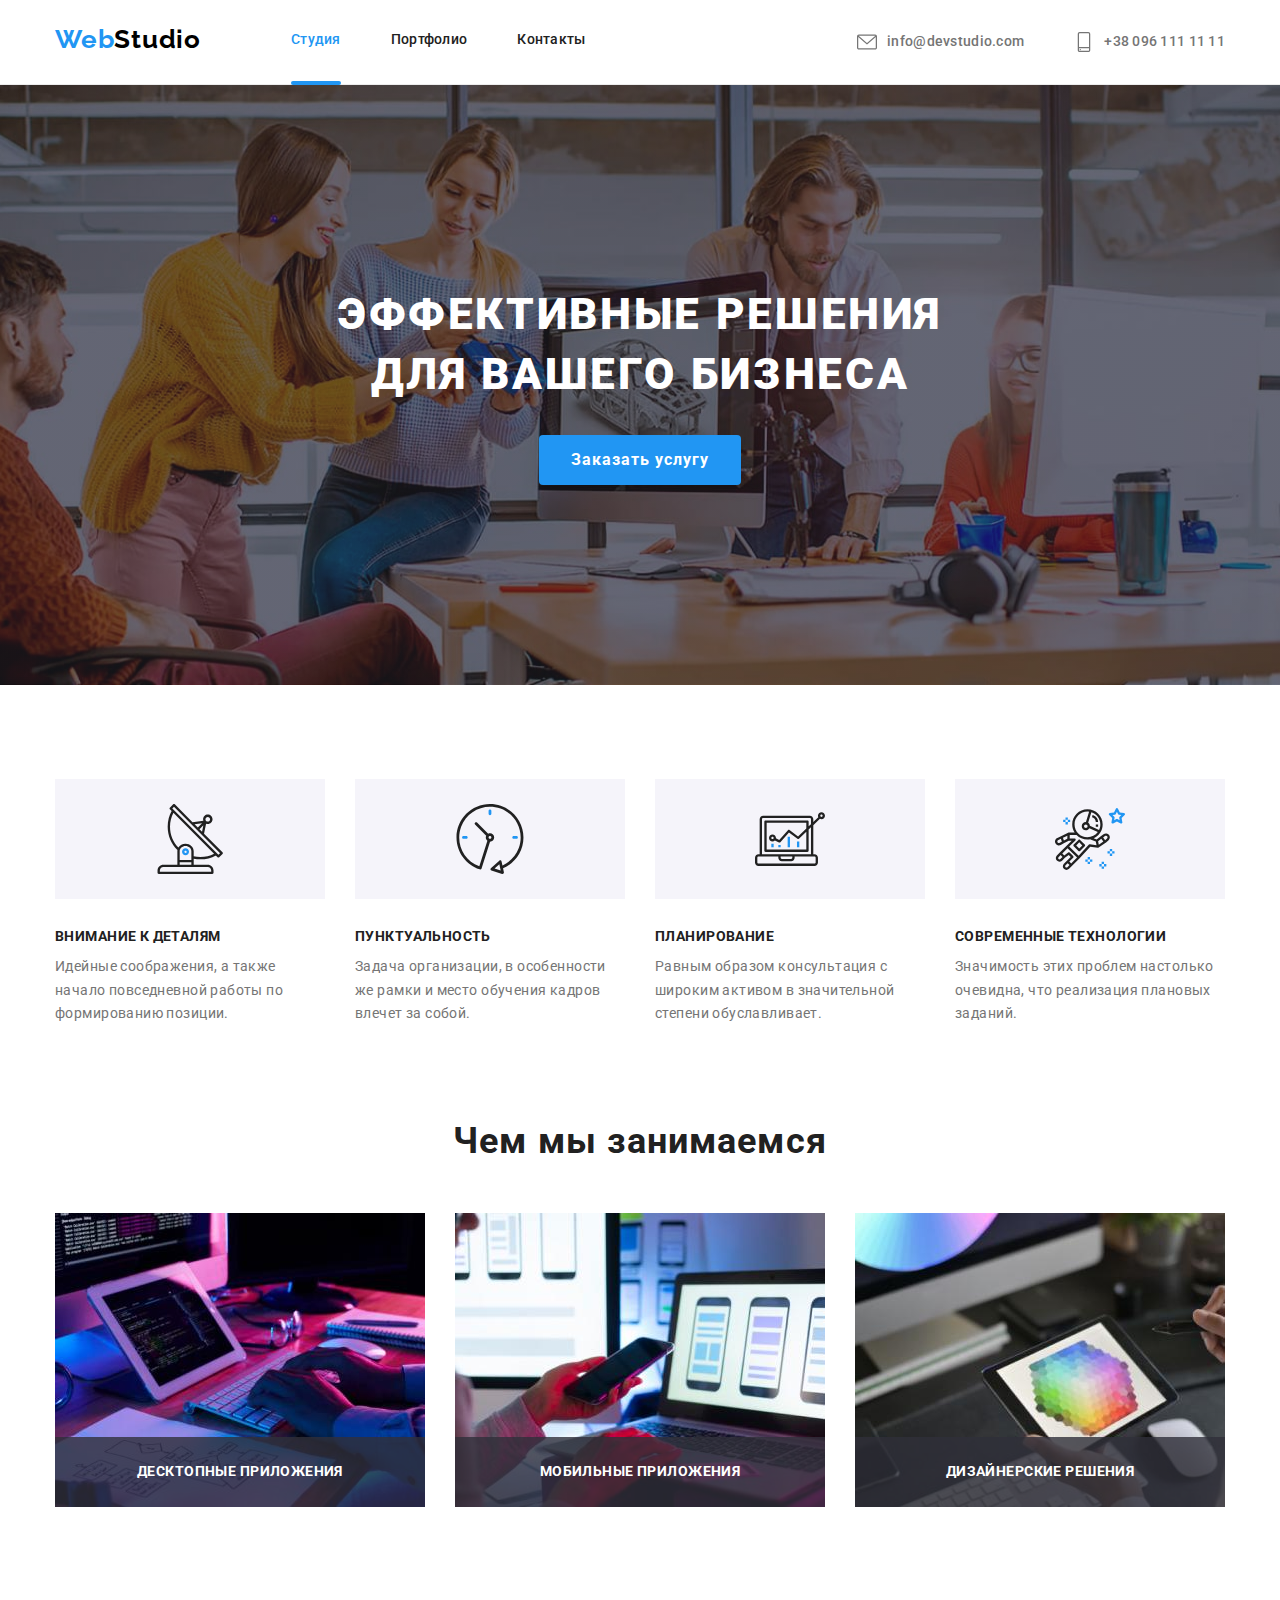
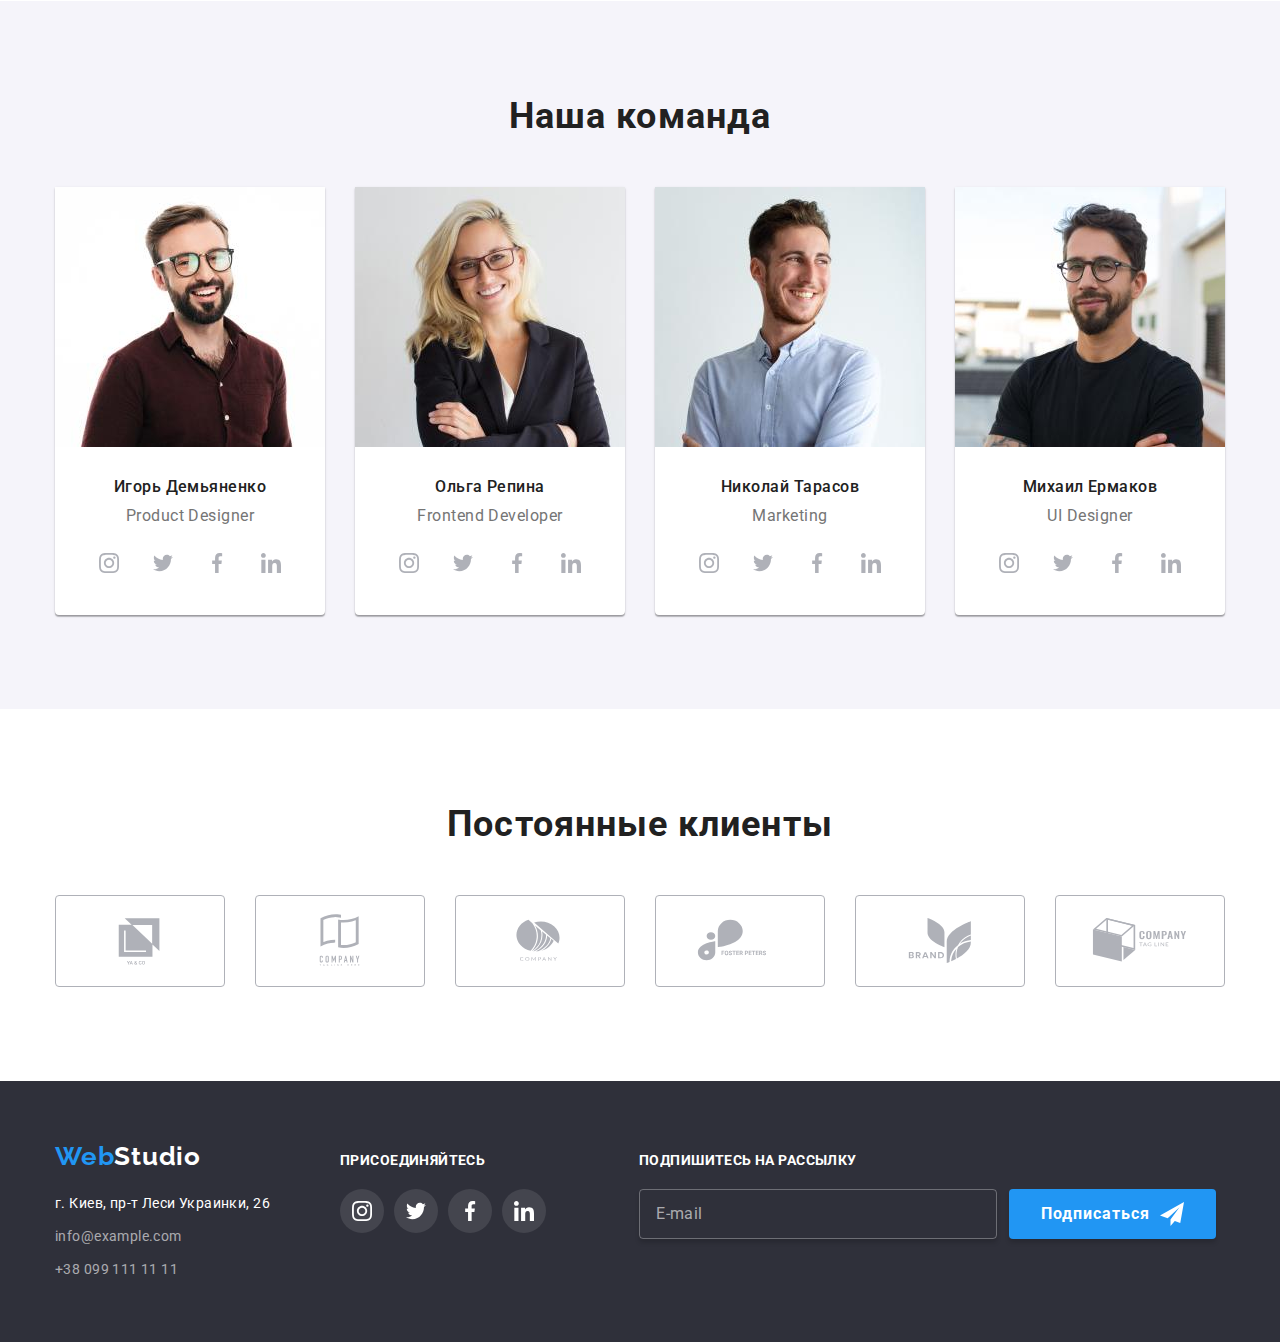
<file: index.html>
<!DOCTYPE html>
<html lang="ru">

<head>
    <meta charset="UTF-8">
    <meta http-equiv="X-UA-Compatible" content="IE=edge">
    <meta name="viewport" content="width=device-width, initial-scale=1.0">
    <title>Студия</title>
    <link rel="preconnect" href="https://fonts.googleapis.com">
    <link rel="preconnect" href="https://fonts.gstatic.com" crossorigin>
    <link
        href="https://fonts.googleapis.com/css2?family=Raleway:wght@700&family=Roboto:wght@400;500;700;900&display=swap"
        rel="stylesheet">
    <link rel="stylesheet"
        href="https://cdnjs.cloudflare.com/ajax/libs/modern-normalize/1.1.0/modern-normalize.min.css">
    <link rel="stylesheet" href="./css/styles.css">
</head>

<body>

    <!-- Header -->
    <header class="header">
        <div class="container header-container">
            <nav class="header-navigation">
                <a class="header-logo link" href="index.html" lang="en">Web<span class="header-logo-second-part">Studio</span></a>
                <ul class="list header-list">
                    <li class="header-item"><a class="link header-link current" href="index.html">Студия</a></li>
                    <li class="header-item"><a class="link header-link" href="portfolio.html">Портфолио</a></li>
                    <li class="header-item"><a class="link header-link" href="">Контакты</a></li>
                </ul>
            </nav>
            <div class="header-contact">
                <ul class="list header-contacts-list">
                    <li><a class="link header-mail" href="mailto:info@devstudio.com"><svg class="header-mail-icon" width="20" height="20">
                        <use href="./images/icons-sprite.svg#icon-envelope"></use>
                    </svg>info@devstudio.com</a></li>
                    <li><a class="link header-tel" href="tel:+380961111111"><svg class="header-tel-icon" width="20" height="20">
                        <use href="./images/icons-sprite.svg#icon-smartphone"></use>
                    </svg>+38 096 111 11 11</a></li>
                </ul>
            </div>
        </div>
    </header>

    <!-- Main content section -->
    <main>

        <!-- Hero section -->
        <section class="hero">
            <div class="container hero-container">
                <h1 class="hero-title">Эффективные решения для вашего бизнеса</h1>
                <button class="hero-btn" type="button" data-modal-open>Заказать услугу</button>
            </div>
        </section>

        <!-- About section -->
        <section class="section">
            <div class="container about-container">
            <ul class="list about-list">
                <li class="about-item">
                    <div class="about-item-icon">
                    <svg width="70" height="70">
                        <use href="./images/icons-sprite.svg#icon-satellite"></use>
                    </svg>
                    </div>
                    <h3 class="about-item-title">Внимание к деталям</h3>
                    <p class="about-item-text">Идейные соображения, а также начало повседневной работы по формированию позиции.</p>
                </li>
                <li class="about-item">
                    <div class="about-item-icon">
                        <svg width="70" height="70">
                            <use href="./images/icons-sprite.svg#icon-clock"></use>
                        </svg>
                    </div>
                    <h3 class="about-item-title">Пунктуальность</h3>
                    <p class="about-item-text">Задача организации, в особенности же рамки и место обучения кадров влечет за собой.</p>
                </li>
                <li class="about-item">
                    <div class="about-item-icon">
                        <svg width="70" height="70">
                            <use href="./images/icons-sprite.svg#icon-diagram"></use>
                        </svg>
                    </div>
                    <h3 class="about-item-title">Планирование</h3>
                    <p class="about-item-text">Равным образом консультация с широким активом в значительной степени обуславливает.</p>
                </li>
                <li class="about-item">
                    <div class="about-item-icon">
                        <svg width="70" height="70">
                            <use href="./images/icons-sprite.svg#icon-astronaut"></use>
                        </svg>
                    </div>
                    <h3 class="about-item-title">Современные технологии</h3>
                    <p class="about-item-text">Значимость этих проблем настолько очевидна, что реализация плановых заданий.</p>
                </li>
            </ul>
            </div>
            </section>

            <!-- Description section -->

            <section class="section description-section">
            <div class="container description-container">
            <h2 class="description-title">Чем мы занимаемся</h2>

            <ul class="list description-list">
               <li class="description-item"><img class="description-image" src="./images/box-1.jpg" alt="программист пишет код" width="370">
                <p class="description-item-text">Десктопные приложения</p></li>
                <li class="description-item"><img class="description-image" src="./images/box-2.jpg" alt="дизайнер рисует макет" width="370">
                <p class="description-item-text">Мобильные приложения</p></li>
               <li class="description-item"><img class="description-image" src="./images/box-3.jpg" alt="дизайнер выбирает цвет из палитры" width="370">
                <p class="description-item-text">Дизайнерские решения</p></li>
            </ul>
            </div>
</section>

        <!-- Team section -->
        <section class="section team-section">
            <div class="container team-container">
            <h2 class="team-title">Наша команда</h2>
            <ul class="list team-list">
                <li class="team-item">
                    <img class="team-photo" src="./images/employee-1.jpg" alt="фото сотрудника" width="270">
                    <div class="team-item-description"> <h3 class="team-name">Игорь Демьяненко</h3>
                     <p class="team-occupation" lang="en">Product Designer</p> 
                     <ul class="team-social-list list">
                         <li class="team-social-item">
                             <a href="" class="team-social-link">
                                 <svg class="team-social-icon" width="20" height="20">
                                     <use href="./images/icons-sprite.svg#icon-instagram"></use>
                                 </svg>
                             </a>
                         </li>
                        <li class="team-social-item">
                            <a href="" class="team-social-link">
                                <svg class="team-social-icon" width="20" height="20">
                                    <use href="./images/icons-sprite.svg#icon-twitter"></use>
                                </svg>
                            </a>
                        </li>
                        <li class="team-social-item">
                            <a href="" class="team-social-link">
                                <svg class="team-social-icon" width="20" height="20">
                                    <use href="./images/icons-sprite.svg#icon-facebook"></use>
                                </svg>
                            </a>
                        </li>
                        <li class="team-social-item">
                            <a href="" class="team-social-link">
                                <svg class="team-social-icon" width="20" height="20">
                                    <use href="./images/icons-sprite.svg#icon-linkedin"></use>
                                </svg>
                            </a>
                        </li>
                     </ul>
                    </div>
                </li>
                <li class="team-item">
                    <img class="team-photo" src="./images/employee-2.jpg" alt="фото сотрудника" width="270">
                    <div class="team-item-description"><h3 class="team-name">Ольга Репина</h3>
                    <p class="team-occupation" lang="en">Frontend Developer</p>
                    <ul class="team-social-list list">
                        <li class="team-social-item">
                            <a href="" class="team-social-link">
                                <svg class="team-social-icon" width="20" height="20">
                                    <use href="./images/icons-sprite.svg#icon-instagram"></use>
                                </svg>
                            </a>
                        </li>
                        <li class="team-social-item">
                            <a href="" class="team-social-link">
                                <svg class="team-social-icon" width="20" height="20">
                                    <use href="./images/icons-sprite.svg#icon-twitter"></use>
                                </svg>
                            </a>
                        </li>
                        <li class="team-social-item">
                            <a href="" class="team-social-link">
                                <svg class="team-social-icon" width="20" height="20">
                                    <use href="./images/icons-sprite.svg#icon-facebook"></use>
                                </svg>
                            </a>
                        </li>
                        <li class="team-social-item">
                            <a href="" class="team-social-link">
                                <svg class="team-social-icon" width="20" height="20">
                                    <use href="./images/icons-sprite.svg#icon-linkedin"></use>
                                </svg>
                            </a>
                        </li>
                    </ul>
                    </div>
                </li>
                <li class="team-item">
                    <img class="team-photo" src="./images/employee-3.jpg" alt="фото сотрудника" width="270">
                    <div class="team-item-description"><h3 class="team-name">Николай Тарасов</h3>
                    <p class="team-occupation" lang="en">Marketing</p>
                    <ul class="team-social-list list">
                        <li class="team-social-item">
                            <a href="" class="team-social-link">
                                <svg class="team-social-icon" width="20" height="20">
                                    <use href="./images/icons-sprite.svg#icon-instagram"></use>
                                </svg>
                            </a>
                        </li>
                        <li class="team-social-item">
                            <a href="" class="team-social-link">
                                <svg class="team-social-icon" width="20" height="20">
                                    <use href="./images/icons-sprite.svg#icon-twitter"></use>
                                </svg>
                            </a>
                        </li>
                        <li class="team-social-item">
                            <a href="" class="team-social-link">
                                <svg class="team-social-icon" width="20" height="20">
                                    <use href="./images/icons-sprite.svg#icon-facebook"></use>
                                </svg>
                            </a>
                        </li>
                        <li class="team-social-item">
                            <a href="" class="team-social-link">
                                <svg class="team-social-icon" width="20" height="20">
                                    <use href="./images/icons-sprite.svg#icon-linkedin"></use>
                                </svg>
                            </a>
                        </li>
                    </ul>
                    </div>
                </li>
                <li class="team-item">
                    <img class="team-photo" src="./images/employee-4.jpg" alt="фото сотрудника" width="270">
                    <div class="team-item-description"><h3 class="team-name">Михаил Ермаков</h3>
                    <p class="team-occupation" lang="en">UI Designer</p>
                    <ul class="team-social-list list">
                        <li class="team-social-item">
                            <a href="" class="team-social-link">
                                <svg class="team-social-icon" width="20" height="20">
                                    <use href="./images/icons-sprite.svg#icon-instagram"></use>
                                </svg>
                            </a>
                        </li>
                        <li class="team-social-item">
                            <a href="" class="team-social-link">
                                <svg class="team-social-icon" width="20" height="20">
                                    <use href="./images/icons-sprite.svg#icon-twitter"></use>
                                </svg>
                            </a>
                        </li>
                        <li class="team-social-item">
                            <a href="" class="team-social-link">
                                <svg class="team-social-icon" width="20" height="20">
                                    <use href="./images/icons-sprite.svg#icon-facebook"></use>
                                </svg>
                            </a>
                        </li>
                        <li class="team-social-item">
                            <a href="" class="team-social-link">
                                <svg class="team-social-icon" width="20" height="20">
                                    <use href="./images/icons-sprite.svg#icon-linkedin"></use>
                                </svg>
                            </a>
                        </li>
                    </ul>
                    </div>
                </li>
            </ul>
            </div>
        </section>

        <section class="section clients-section">
            <h2 class="clients-title">Постоянные клиенты</h2>
            <div class="container clients-container">
                <ul class="list clients-list">
                    <li class="clients-item">
                        <a href="#" class="clients-link">
                            <svg class="clients-icon" >
                                <use href="./images/icons-sprite.svg#icon-logo-1"></use>
                            </svg>
                        </a>
                    </li>
                    <li class="clients-item">
                        <a href="#" class="clients-link">
                            <svg class="clients-icon">
                                <use href="./images/icons-sprite.svg#icon-logo-2"></use>
                            </svg>
                        </a>
                    </li>
                    <li class="clients-item">
                        <a href="#" class="clients-link">
                            <svg class="clients-icon">
                                <use href="./images/icons-sprite.svg#icon-logo-3"></use>
                            </svg>
                        </a>
                    </li>
                    <li class="clients-item">
                        <a href="#" class="clients-link">
                            <svg class="clients-icon">
                                <use href="./images/icons-sprite.svg#icon-logo-4"></use>
                            </svg>
                        </a>
                    </li>
                    <li class="clients-item">
                        <a href="#" class="clients-link">
                            <svg class="clients-icon">
                                <use href="./images/icons-sprite.svg#icon-logo-5"></use>
                            </svg>
                        </a>
                    </li>
                    <li class="clients-item">
                        <a href="#" class="clients-link">
                            <svg class="clients-icon">
                                <use href="./images/icons-sprite.svg#icon-logo-6"></use>
                            </svg>
                        </a>
                    </li>
                </ul>
            </div>
        </section>
    </main>

    <!-- Footer -->
    <footer class="footer"> 
        <div class="container footer-container">
                <div class="footer-box">
                <a class="footer-logo link" href="index.html" lang="en">Web<span class="footer-logo-second-part">Studio</span></a>
                <address class="footer-address">
                    <ul class="list footer-address-list">
                        <li><a class="link footer-address-item" href="https://goo.gl/maps/6ixRNawG9HJmz9nk6" target="_blank" rel="noopener norefferer">г. Киев, пр-т Леси Украинки, 26</a></li>
                        <li><a class="link footer-mail-item" href="mailto:info@example.com">info@example.com</a></li>
                        <li><a class="link footer-tel-item" href="tel:+380991111111">+38 099 111 11 11</a></li>
                    </ul>
                </address>
                </div>
            <div class="social-links-cotainer">
                <p class="social-links-title">присоединяйтесь</p>
                <ul class="list social-links-icons-list">
                    <li class="social-links-icon-item">
                        <a href="#" class="social-link">
                            <svg class="social-link-icon" width="20" height="20">
                                <use href="./images/icons-sprite.svg#icon-instagram"></use>
                            </svg>
                        </a>
                    </li>
                    <li class="social-links-icon-item">
                        <a href="#" class="social-link">
                            <svg class="social-link-icon" width="20" height="20">
                                <use href="./images/icons-sprite.svg#icon-twitter"></use>
                            </svg>
                        </a>
                    </li>
                    <li class="social-links-icon-item">
                        <a href="#" class="social-link">
                            <svg class="social-link-icon" width="20" height="20">
                                <use href="./images/icons-sprite.svg#icon-facebook"></use>
                            </svg>
                        </a>
                    </li>
                    <li class="social-links-icon-item">
                        <a href="#" class="social-link">
                            <svg class="social-link-icon" width="20" height="20">
                                <use href="./images/icons-sprite.svg#icon-linkedin"></use>
                            </svg>
                        </a>
                    </li>
                </ul>
            </div>
            <div class="subscribe-container">
                <p class="subscribe-container-title">Подпишитесь на рассылку</p>
                <form action="#" class="subscripe-form">
                    <input 
                        type="email"
                        name="email"
                        placeholder="E-mail"
                        class="footer-email-input">
                    <button type="submit" class="subscribe-btn">Подписаться <svg class="send-icon" width="24" height="24">
                        <use href="./images/icons-sprite.svg#icon-send"></use>
                    </svg></button>
                </form>
            </div>
        </div>
    </footer>

    <div class="backdrop is-hidden" data-modal>
        <div class="modal">
            <button type="button" class="modal-close" data-modal-close>
                <svg class="modal-close-icon" width="18" height="18">
                    <use href="./images/icons-sprite.svg#icon-close"></use>
                </svg>
            </button>
            <p class="modal-title">Оставьте свои данные, мы вам перезвоним</p>
            <form action="#" class="modal-form">
                <div class="text-input-block">
                    <div class="modal-field">
                        <label class="form-input-text" for="user-name">Имя</label>
                            <div class="input-wrap"> <input 
                                type="text" 
                                id="user-name"
                                name="user-name" 
                                class="modal-form-input" 
                                required>
                            <svg class="input-icon" width="18" height="18">
                                <use href="./images/icons-sprite.svg#icon-name"></use>
                            </svg>
                            </div>
                    </div>
                    <div class="modal-field">
                        <label class="form-input-text" for="user-tel">Телефон</label>
                            <div class="input-wrap"><input 
                                type="tel" 
                                id="user-tel"
                                name="user-tel" 
                                class="modal-form-input" 
                                required>
                                <svg class="input-icon" width="18" height="18">
                                    <use href="./images/icons-sprite.svg#icon-phone"></use>
                                </svg>
                            </div>
                    </div>
                    <div class="modal-field">
                        <label class="form-input-text" for="user-email">Почта</label>
                            <div class="input-wrap"><input 
                                type="email" 
                                id="user-email"
                                name="user-email" 
                                class="modal-form-input" 
                                required>
                                <svg class="input-icon" width="18" height="18">
                                    <use href="./images/icons-sprite.svg#icon-email"></use>
                                </svg>
                            </div>
                        
                    </div>
                    <div class="modal-field">
                        <label class="form-input-text" for="user-text">Комментарий</label>
                            <div class="input-wrap"><textarea 
                                name="user-text"
                                id="user-text"
                                placeholder="Введите текст" 
                                class="modal-form-text"></textarea>
                            </div>
                    </div>
                </div>
                <div class="policy-check">
                        <input 
                        type="checkbox"
                        name="policy"
                        id="policy"
                        class="modal-check visually-hidden"
                        required>
                        <label for="policy" class="check-text">
                            <span class="check-item">
                                <svg class="check-icon" width="11" height="8">
                                    <use href="./images/icons-sprite.svg#icon-policy"></use>
                                </svg>
                            </span>
                            Соглашаюсь с рассылкой и принимаю&nbsp;
                            <a href="#" class="policy-link">Условия договора</a>
                        </label>
                </div>
            <button type="submit" class="modal-btn">Отправить</button>
            </form>
        </div>
    </div>

    <script src="./js/modal.js"></script>
</body>
</html>
</file>
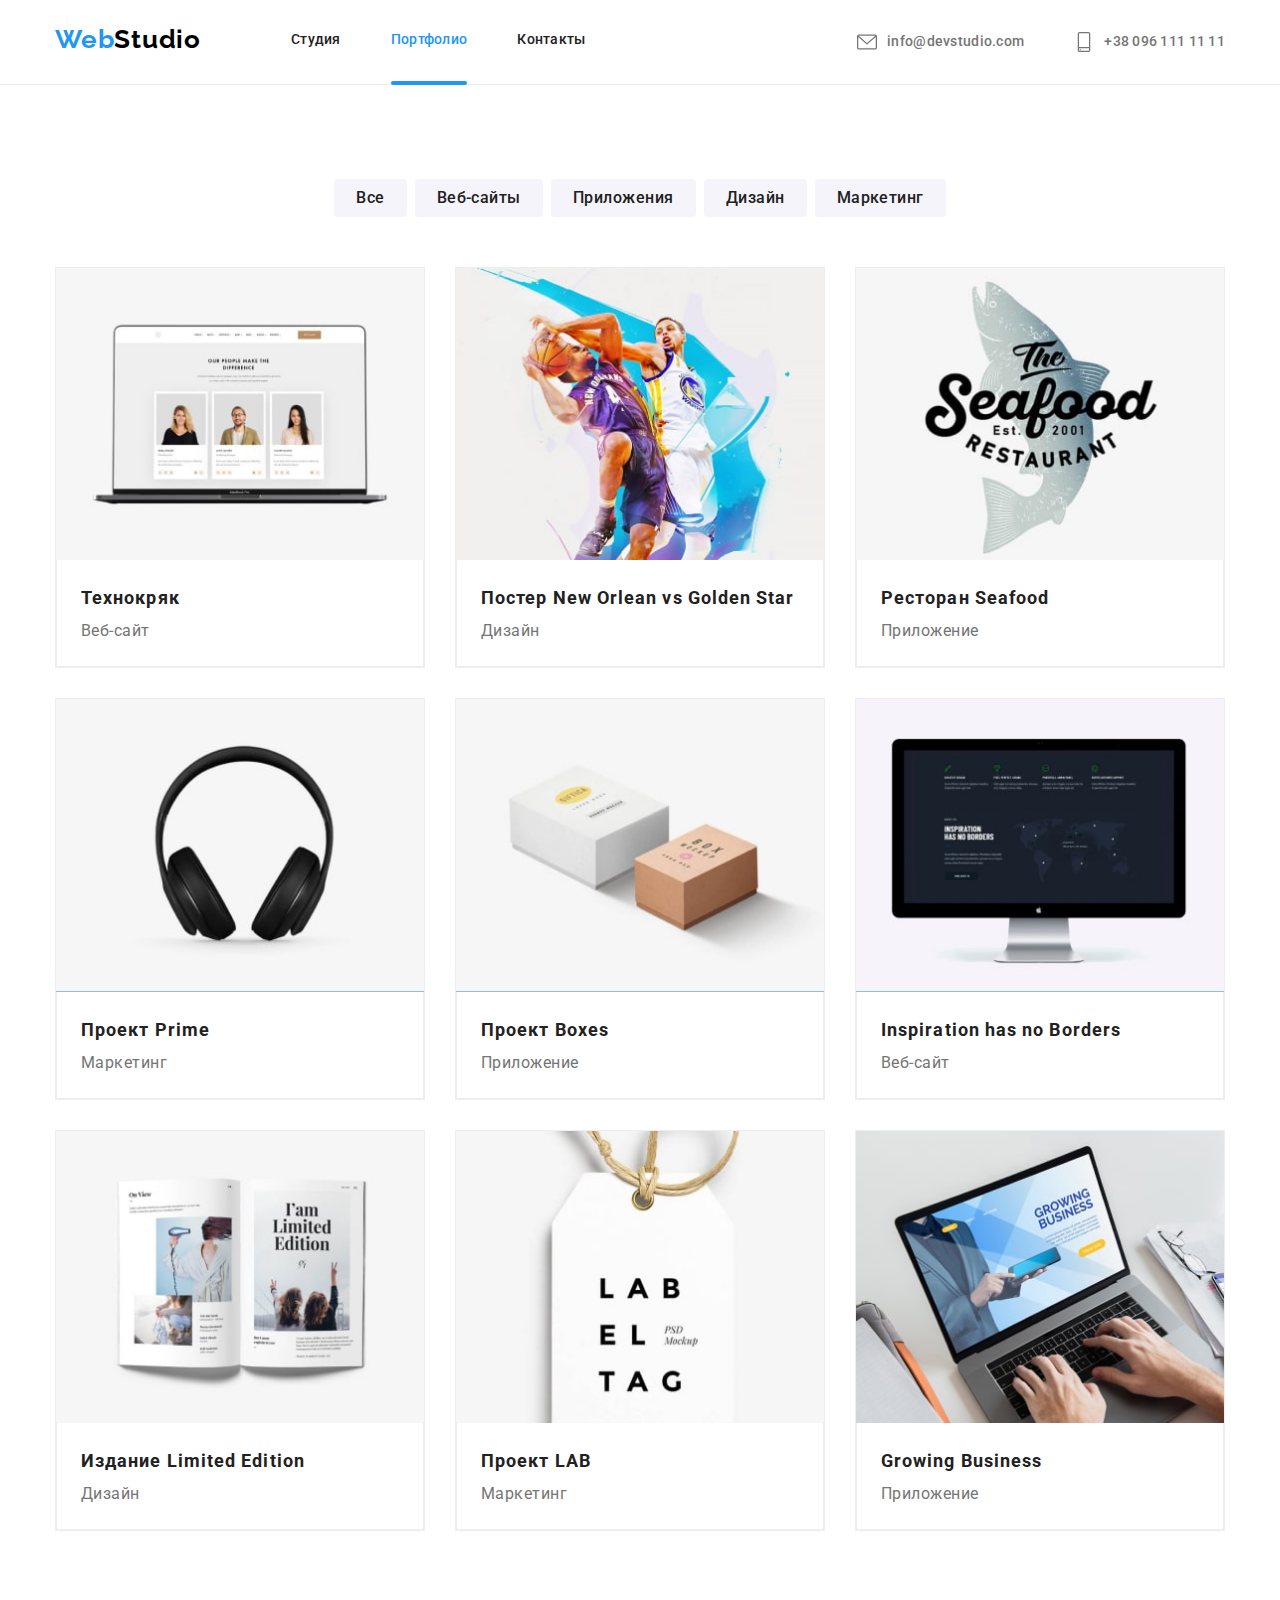
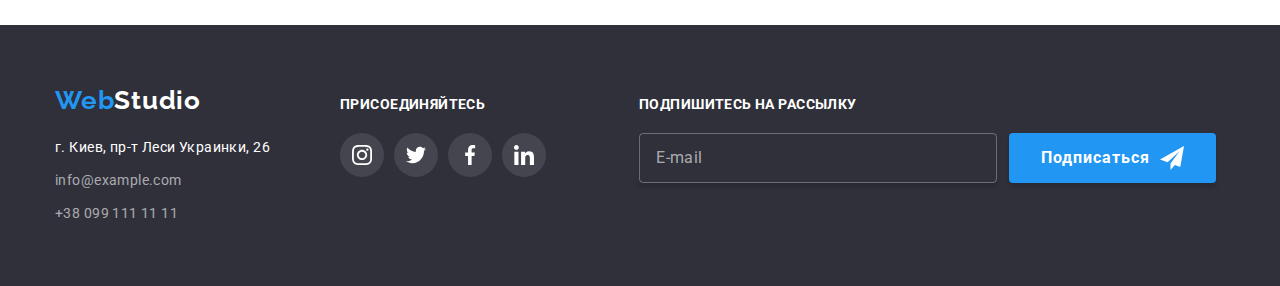
<file: portfolio.html>
<!DOCTYPE html>
<html lang="ru">

<head>
    <meta charset="UTF-8">
    <meta http-equiv="X-UA-Compatible" content="IE=edge">
    <meta name="viewport" content="width=device-width, initial-scale=1.0">
    <title>Портфолио</title>
    <link rel="preconnect" href="https://fonts.googleapis.com">
    <link rel="preconnect" href="https://fonts.gstatic.com" crossorigin>
    <link
        href="https://fonts.googleapis.com/css2?family=Raleway:wght@700&family=Roboto:wght@400;500;700;900&display=swap"
        rel="stylesheet">
    <link rel="stylesheet"
        href="https://cdnjs.cloudflare.com/ajax/libs/modern-normalize/1.1.0/modern-normalize.min.css">
    <link rel="stylesheet" href="./css/styles.css">
</head>

<body>

    <!-- Header -->
    <header class="header">
        <div class="container header-container">
            <nav class="header-navigation">
                <a class="header-logo link" href="index.html" lang="en">Web<span
                        class="header-logo-second-part">Studio</span></a>
                <ul class="list header-list">
                    <li class="header-item"><a class="link header-link" href="index.html">Студия</a></li>
                    <li class="header-item"><a class="link header-link  current" href="portfolio.html">Портфолио</a></li>
                    <li class="header-item"><a class="link header-link" href="">Контакты</a></li>
                </ul>
            </nav>
            <div class="header-contact">
                <ul class="list header-contacts-list">
                    <li><a class="link header-mail" href="mailto:info@devstudio.com"><svg class="header-mail-icon" width="20"
                                height="20">
                                <use href="./images/icons-sprite.svg#icon-envelope"></use>
                            </svg>info@devstudio.com</a></li>
                    <li><a class="link header-tel" href="tel:+380961111111"><svg class="header-tel-icon" width="20" height="20">
                                <use href="./images/icons-sprite.svg#icon-smartphone"></use>
                            </svg>+38 096 111 11 11</a></li>
                </ul>
            </div>
        </div>
    </header>

    <!-- Main content section -->
    <main>

      <!-- Portfolio section -->
       <section class="section portfolio-section">
        <div class="container portfolio-filter-container">
           <ul class="list portfolio-filter-list">
               <li class="filter-item"><button class="filter-btn" type="button">Все</button></li>
               <li class="filter-item"><button class="filter-btn" type="button">Веб-сайты</button></li>
               <li class="filter-item"><button class="filter-btn" type="button">Приложения</button></li>
               <li class="filter-item"><button class="filter-btn" type="button">Дизайн</button></li>
               <li class="filter-item"><button class="filter-btn" type="button">Маркетинг</button></li>
           </ul>
        </div>

        <div class="container portfolio-list-container">
          <ul class="list portfolio-list">
            <li class="portfolio-item">
                <div class="portfolio-item-wrapper">
                <img class="portfolio-image" src="./images/portfolio-item-1.jpg" alt="Технокряк" width="370">
                <p class="portfolio-item-text">Технокряк это современная площадка распространения коронавируса. Компании используют эту платформу для цифрового
                шпионажа и атак на защищённые сервера конкурентов.</p></div>
                <div class="portfolio-item-description-section"><h3 class="portfolio-item-name">Технокряк</h3>
                <p class="portfolio-item-description">Веб-сайт</p>
                </div>
                
            </li>

            <li class="portfolio-item">
                <div class="portfolio-item-wrapper">
                <img class="portfolio-image" src="./images/portfolio-item-2.jpg" alt="Постер New Orlean vs Golden Star" width="370">
                <p class="portfolio-item-text">Технокряк это современная площадка распространения коронавируса. Компании используют эту
                    платформу для цифрового
                    шпионажа и атак на защищённые сервера конкурентов.</p>
                </div>
                <div class="portfolio-item-description-section"> <h3 class="portfolio-item-name">Постер New Orlean vs Golden Star</h3>
                <p class="portfolio-item-description">Дизайн</p>
            </div>
            </li>

            <li class="portfolio-item">
                <div class="portfolio-item-wrapper">
                <img class="portfolio-image" src="./images/portfolio-item-3.jpg" alt="Ресторан Seafood" width="370">
                <p class="portfolio-item-text">Технокряк это современная площадка распространения коронавируса. Компании используют эту
                    платформу для цифрового
                    шпионажа и атак на защищённые сервера конкурентов.</p>
                </div>
                <div class="portfolio-item-description-section"> <h3 class="portfolio-item-name">Ресторан Seafood</h3>
                <p class="portfolio-item-description">Приложение</p>
                </div>
            </li>

            <li class="portfolio-item">
                <div class="portfolio-item-wrapper">
                <img class="portfolio-image" src="./images/portfolio-item-4.jpg" alt="Проект Prime" width="370">
            <p class="portfolio-item-text">Технокряк это современная площадка распространения коронавируса. Компании используют эту
                платформу для цифрового
                шпионажа и атак на защищённые сервера конкурентов.</p>
            </div>
                <div class="portfolio-item-description-section"> <h3 class="portfolio-item-name">Проект Prime</h3>
                <p class="portfolio-item-description">Маркетинг</p>
                </div>
            </li>
            
            <li class="portfolio-item">
                <div class="portfolio-item-wrapper">
                <img class="portfolio-image" src="./images/portfolio-item-5.jpg" alt="Проект Boxes" width="370">
                <p class="portfolio-item-text">Технокряк это современная площадка распространения коронавируса. Компании используют эту
                    платформу для цифрового
                    шпионажа и атак на защищённые сервера конкурентов.</p>
                </div>
                <div class="portfolio-item-description-section"> <h3 class="portfolio-item-name">Проект Boxes</h3>
                <p class="portfolio-item-description">Приложение</p>
                </div>
            </li>
            
            <li class="portfolio-item">
                <div class="portfolio-item-wrapper">
                <img class="portfolio-image" src="./images/portfolio-item-6.jpg" alt="Inspiration has no Borders" width="370">
                <p class="portfolio-item-text">Технокряк это современная площадка распространения коронавируса. Компании используют эту
                    платформу для цифрового
                    шпионажа и атак на защищённые сервера конкурентов.</p>
                </div>
                <div class="portfolio-item-description-section"> <h3 class="portfolio-item-name">Inspiration has no Borders</h3>
                <p class="portfolio-item-description">Веб-сайт</p>
                </div>
            </li>

            <li class="portfolio-item">
                <div class="portfolio-item-wrapper">
                <img class="portfolio-image" src="./images/portfolio-item-7.jpg" alt="Издание Limited Edition" width="370">
                <p class="portfolio-item-text">Технокряк это современная площадка распространения коронавируса. Компании используют эту
                    платформу для цифрового
                    шпионажа и атак на защищённые сервера конкурентов.</p>
                </div>
                <div class="portfolio-item-description-section"> <h3 class="portfolio-item-name">Издание Limited Edition</h3>
                <p class="portfolio-item-description">Дизайн</p>
                </div>
            </li>
            
            <li class="portfolio-item">
                <div class="portfolio-item-wrapper">
                <img class="portfolio-image" src="./images/portfolio-item-8.jpg" alt="Проект LAB" width="370">
                <p class="portfolio-item-text">Технокряк это современная площадка распространения коронавируса. Компании используют эту
                    платформу для цифрового
                    шпионажа и атак на защищённые сервера конкурентов.</p>
                </div>
                <div class="portfolio-item-description-section"> <h3 class="portfolio-item-name">Проект LAB</h3>
                <p class="portfolio-item-description">Маркетинг</p>
                </div>
            </li>
            
            <li class="portfolio-item">
                <div class="portfolio-item-wrapper">
                <img class="portfolio-image" src="./images/portfolio-item-9.jpg" alt="Growing Business" width="370">
                <p class="portfolio-item-text">Технокряк это современная площадка распространения коронавируса. Компании используют эту
                    платформу для цифрового
                    шпионажа и атак на защищённые сервера конкурентов.</p>
                </div>
                <div class="portfolio-item-description-section"> <h3 class="portfolio-item-name">Growing Business</h3>
                <p class="portfolio-item-description">Приложение</p>
                </div>
            </li>
          </ul>
        </div>
    </section>

    </main>

    <footer class="footer">
        <div class="container footer-container">
            <div class="footer-box">
                <a class="footer-logo link" href="index.html" lang="en">Web<span
                        class="footer-logo-second-part">Studio</span></a>
                <address class="footer-address">
                    <ul class="list footer-address-list">
                        <li><a class="link footer-address-item" href="https://goo.gl/maps/6ixRNawG9HJmz9nk6" target="_blank"
                                rel="noopener norefferer">г. Киев, пр-т Леси Украинки, 26</a></li>
                        <li><a class="link footer-mail-item" href="mailto:info@example.com">info@example.com</a></li>
                        <li><a class="link footer-tel-item" href="tel:+380991111111">+38 099 111 11 11</a></li>
                    </ul>
                </address>
            </div>
            <div class="social-links-cotainer">
                <p class="social-links-title">присоединяйтесь</p>
                <ul class="list social-links-icons-list">
                    <li class="social-links-icon-item">
                        <a href="#" class="social-link">
                            <svg class="social-link-icon" width="20" height="20">
                                <use href="./images/icons-sprite.svg#icon-instagram"></use>
                            </svg>
                        </a>
                    </li>
                    <li class="social-links-icon-item">
                        <a href="#" class="social-link">
                            <svg class="social-link-icon" width="20" height="20">
                                <use href="./images/icons-sprite.svg#icon-twitter"></use>
                            </svg>
                        </a>
                    </li>
                    <li class="social-links-icon-item">
                        <a href="#" class="social-link">
                            <svg class="social-link-icon" width="20" height="20">
                                <use href="./images/icons-sprite.svg#icon-facebook"></use>
                            </svg>
                        </a>
                    </li>
                    <li class="social-links-icon-item">
                        <a href="#" class="social-link">
                            <svg class="social-link-icon" width="20" height="20">
                                <use href="./images/icons-sprite.svg#icon-linkedin"></use>
                            </svg>
                        </a>
                    </li>
                </ul>
            </div>
            <div class="subscribe-container">
                <p class="subscribe-container-title">Подпишитесь на рассылку</p>
                <form action="#" class="subscripe-form">
                    <input type="email" name="email" placeholder="E-mail" class="footer-email-input">
                    <button type="submit" class="subscribe-btn">Подписаться <svg class="send-icon" width="24" height="24">
                            <use href="./images/icons-sprite.svg#icon-send"></use>
                        </svg></button>
                </form>
            </div>
        </div>
    </footer>

</body>

</html>
</file>
<file: css/styles.css>
:root {
  --accent-color: #2196f3;
  --btn-hover-color: #188ce8;
  --section-background-color: #2f303a;
  --main-title-color: #ffffff;
  --second-title-color: #212121;
  --third-title-color: #212121;
  --main-text-color: #757575;
  --main-btn-color: #ffffff;
  --second-btn-color: #212121;
  --header-text-color: #212121;
  --btn-background-color: #f5f4fa;
  --header-second-text-color: #757575;
  --footer-text-color: #ffffff;
  --footer-second-text-color: rgba(255, 255, 255, 0.6);
  --header-logo-second-part-color: #000000;
  --footer-logo-second-part-color: #ffffff;
  --icon-color: #afb1b8;
  --icon-hover-color: #ffffff;
  --footer-icons-background-color: rgba(255, 255, 255, 0.1);
  --main-content-background-color: #f5f4fa;
  --form-border-color: rgba(33, 33, 33, 0.2);
  --placeholder-color: rgba(117, 117, 117, 0.5);
  --footer-placeholder-text: rgba(255, 255, 255, 0.6);
  --modal-icon-color: #212121;
}

p,
h1,
h2,
h3,
h4,
h5,
h6 {
  margin: 0;
}

ul {
  margin: 0;
  padding: 0;
}

button {
  cursor: pointer;
}

.container {
  width: 1200px;
  padding-left: 15px;
  padding-right: 15px;
  margin: 0 auto;
}

body {
  font-family: "Roboto", sans-serif;
  color: var(--main-text-color);
}

.list {
  list-style: none;
}

.link {
  text-decoration: none;
}

.section {
  padding-top: 94px;
  padding-bottom: 94px;
}

img {
  display: block;
  max-width: 100%;
  height: auto;
}

.visually-hidden {
  position: absolute;
  clip: rect(0 0 0 0);
  width: 1px;
  height: 1px;
  margin: -1px;
  border: 0;
  padding: 0;
  overflow: hidden;
}

/* ------------------------------- HEADER------------------------------------- */

.header {
  border-bottom: 1px solid #ececec;
}

.header-container {
  display: flex;
}

.header-navigation {
  display: flex;
}

.header-list {
  display: flex;
}

.header-contacts-list {
  display: flex;
}

.header-contact {
  margin-left: auto;
}

.header-logo {
  margin-right: 90px;
}

.header-item:not(:last-child) {
  margin-right: 50px;
}

.header-tel {
  margin-left: 50px;
}

/* Logo */

.header-logo {
  font-family: Raleway;
  font-style: normal;
  font-weight: 700;
  font-size: 26px;
  line-height: 1.19;
  letter-spacing: 0.03em;
  color: var(--accent-color);
  padding-top: 24px;
  padding-bottom: 25px;
  display: block;
}

.header-logo-second-part {
  color: var(--header-logo-second-part-color);
}

/* Navigation */

.header-link {
  font-weight: 500;
  font-size: 14px;
  line-height: 1.14;
  letter-spacing: 0.02em;
  color: var(--header-text-color);
  padding-top: 32px;
  padding-bottom: 32px;
  display: block;
  transition: 250ms cubic-bezier(0.4, 0, 0.2, 1);
  position: relative;
}

.header-link:hover,
.header-link:focus {
  color: var(--accent-color);
}

.current {
  color: var(--accent-color);
}

.header-link.current::after {
  content: "";
  width: 100%;
  height: 4px;
  background-color: var(--accent-color);
  position: absolute;
  display: block;
  bottom: -5px;
  border-radius: 2px;
}

.header-mail {
  font-weight: 500;
  font-size: 14px;
  line-height: 1.14;
  letter-spacing: 0.02em;
  color: var(--header-second-text-color);
  fill: var(--header-second-text-color);
  padding-top: 32px;
  padding-bottom: 32px;
  display: flex;
  align-items: center;

  transition: color 250ms cubic-bezier(0.4, 0, 0.2, 1),
    fill 250ms cubic-bezier(0.4, 0, 0.2, 1);
}

.header-mail:hover,
.header-mail:focus {
  color: var(--accent-color);
  fill: var(--accent-color);
}

.header-mail-icon {
  margin-right: 10px;
}

.header-tel {
  font-weight: 500;
  font-size: 14px;
  line-height: 1.14;
  letter-spacing: 0.02em;
  color: var(--header-second-text-color);
  fill: var(--header-second-text-color);
  padding-top: 32px;
  padding-bottom: 32px;
  display: flex;
  align-items: center;

  transition: color 250ms cubic-bezier(0.4, 0, 0.2, 1),
    fill 250ms cubic-bezier(0.4, 0, 0.2, 1);
}

.header-tel:hover,
.header-tel:focus {
  color: var(--accent-color);
  fill: var(--accent-color);
}

.header-tel-icon {
  margin-right: 10px;
}

/* ------------------------------- MAIN CONTENT------------------------------------- */

/* Hero section */

.hero {
  background-color: var(--section-background-color);
  background-image: linear-gradient(
      rgba(47, 48, 58, 0.4),
      rgba(47, 48, 58, 0.4)
    ),
    url(../images/background-image.jpg);
  background-repeat: no-repeat;
  background-position: center;
  background-size: cover;
}

.hero-title {
  font-weight: 900;
  font-size: 44px;
  line-height: 1.36;
  text-align: center;
  letter-spacing: 0.06em;
  text-transform: uppercase;
  color: var(--main-title-color);
  display: block;
  margin-bottom: 30px;
}

.hero-btn {
  font-family: inherit;
  font-weight: 700;
  font-size: 16px;
  line-height: 1.87;
  text-align: center;
  letter-spacing: 0.06em;
  color: var(--main-btn-color);
  background-color: var(--accent-color);
  box-shadow: 0px 4px 4px rgba(0, 0, 0, 0.15);
  cursor: pointer;
  min-width: 200px;
  height: 50px;
  align-items: center;
  padding: 10px 32px;
  border-radius: 4px;
  border: none;
  margin: 0 auto;
}

.hero-container {
  display: flex;
  flex-wrap: wrap;
  width: 700px;
  padding: 200px 0;
}

/* About section */

.about-item {
  width: 270px;
}

.about-item-title {
  font-weight: 700;
  font-size: 14px;
  line-height: 1.14;
  letter-spacing: 0.03em;
  text-transform: uppercase;
  color: var(--second-title-color);
  margin-bottom: 10px;
}

.about-item-text {
  font-size: 14px;
  line-height: 1.71;
  letter-spacing: 0.03em;
  color: var(--main-text-color);
}

.about-item:not(:last-child) {
  margin-right: 30px;
}

.about-list {
  display: flex;
}

.about-item-icon {
  width: 270px;
  height: 120px;
  display: flex;
  align-items: center;
  justify-content: center;
  margin-bottom: 30px;
  background-color: var(--main-content-background-color);
}

/* Description section */

.description-section {
  padding-top: 0;
}

.description-title {
  font-weight: 700;
  font-size: 36px;
  line-height: 1.17;
  text-align: center;
  letter-spacing: 0.03em;
  color: var(--second-title-color);
  margin-bottom: 50px;
}

.description-list {
  display: flex;
}

.description-item:not(:last-child) {
  margin-right: 30px;
}

.description-item {
  position: relative;
}

.description-item-text {
  display: flex;
  position: absolute;
  bottom: 0;
  font-weight: 700;
  font-size: 14px;
  line-height: 1.14;
  letter-spacing: 0.03em;
  text-transform: uppercase;
  color: var(--main-title-color);
  align-items: center;
  justify-content: center;
  width: 370px;
  min-height: 70px;
  background-color: rgba(47, 48, 58, 0.8);
}

/* Team section */

.team-section {
  background-color: var(--main-content-background-color);
}

.team-title {
  font-weight: 700;
  font-size: 36px;
  line-height: 1.17;
  text-align: center;
  letter-spacing: 0.03em;
  color: var(--second-title-color);
  margin-bottom: 50px;
}

.team-name {
  font-weight: 500;
  font-size: 16px;
  line-height: 1.19;
  text-align: center;
  letter-spacing: 0.03em;
  color: var(--third-title-color);
  margin-bottom: 10px;
}

.team-occupation {
  font-size: 16px;
  line-height: 1.19;
  text-align: center;
  letter-spacing: 0.03em;
  color: var(--main-text-color);
  margin-bottom: 16px;
}

.team-list {
  display: flex;
}

.team-item {
  width: 270px;
  box-shadow: 0px 1px 3px rgba(0, 0, 0, 0.12), 0px 1px 1px rgba(0, 0, 0, 0.14),
    0px 2px 1px rgba(0, 0, 0, 0.2);
  border-radius: 0px 0px 4px 4px;
  background-color: #ffffff;
}

.team-item:not(:last-child) {
  margin-right: 30px;
}

.team-item-description {
  display: block;
  padding-top: 30px;
  padding-bottom: 30px;
}

.team-social-item {
  width: 44px;
  height: 44px;
}

.team-social-link {
  width: 100%;
  height: 100%;
  border-radius: 50%;
  display: flex;
  align-items: center;
  justify-content: center;
  color: var(--icon-color);

  transition: color 250ms cubic-bezier(0.4, 0, 0.2, 1),
    background-color 250ms cubic-bezier(0.4, 0, 0.2, 1);
}

.team-social-link:hover,
.team-social-link:focus {
  background-color: var(--accent-color);
  color: var(--icon-hover-color);
}

.team-social-list {
  display: flex;
  justify-content: center;
}

.team-social-item + .team-social-item {
  margin-left: 10px;
}

.team-social-icon {
  fill: currentColor;
}

/* Clients section */

.clients-title {
  font-weight: 700;
  font-size: 36px;
  line-height: 1.17;
  text-align: center;
  letter-spacing: 0.03em;
  color: var(--second-title-color);
  margin-bottom: 50px;
}

.clients-list {
  display: flex;
  align-items: center;
  justify-content: space-between;
}

.clients-link {
  color: var(--icon-color);
  width: 170px;
  height: 92px;
  display: flex;
  align-items: center;
  justify-content: center;
  border: 1px solid var(--icon-color);
  box-sizing: border-box;
  border-radius: 4px;

  transition: color 250ms cubic-bezier(0.4, 0, 0.2, 1),
    border 250ms cubic-bezier(0.4, 0, 0.2, 1);
}

.clients-link:hover,
.clients-link:focus {
  color: var(--accent-color);
  border: 1px solid var(--accent-color);
  box-sizing: border-box;
  border-radius: 4px;
}

.clients-icon {
  width: 106px;
  height: 60px;
  fill: currentColor;
}

/* ------------------------------- FOOTER ------------------------------------- */

/* Logo */

.footer-logo {
  font-family: Raleway;
  font-style: normal;
  font-weight: 700;
  font-size: 26px;
  line-height: 1.19;
  letter-spacing: 0.03em;
  color: var(--accent-color);
  display: block;
  margin-bottom: 20px;
}

.footer {
  padding-top: 60px;
  padding-bottom: 60px;
  background-color: var(--section-background-color);
}

.footer-logo-second-part {
  color: var(--footer-logo-second-part-color);
}

/* Address */

.footer-container {
  display: flex;
  align-items: baseline;
}

.footer-box {
  margin-right: 70px;
}

.footer-address {
  font-style: normal;
}

.footer-address-item {
  font-size: 14px;
  line-height: 1.71;
  letter-spacing: 0.03em;
  color: var(--footer-text-color);
  display: block;
  margin-bottom: 9px;
}

.footer-mail-item {
  font-size: 14px;
  line-height: 1.71;
  letter-spacing: 0.03em;
  color: var(--footer-second-text-color);
  display: block;
  margin-bottom: 9px;

  transition: color 250ms cubic-bezier(0.4, 0, 0.2, 1);
}

.footer-mail-item:hover,
.footer-mail-item:focus {
  color: var(--accent-color);
}

.footer-tel-item {
  font-size: 14px;
  line-height: 1.71;
  letter-spacing: 0.03em;
  color: var(--footer-second-text-color);
  display: block;

  transition: color 250ms cubic-bezier(0.4, 0, 0.2, 1);
}

.footer-tel-item:hover,
.footer-tel-item:focus {
  color: var(--accent-color);
}

.social-links-cotainer {
  margin-right: 93px;
}

.social-links-title {
  font-weight: 700;
  font-size: 14px;
  line-height: 1.14;
  letter-spacing: 0.03em;
  text-transform: uppercase;
  color: var(--footer-text-color);
  margin-bottom: 20px;
}

.social-links-icons-list {
  display: flex;
}

.social-links-icon-item + .social-links-icon-item {
  margin-left: 10px;
}

.social-links-icon-item {
  width: 44px;
  height: 44px;
}

.social-link {
  width: 100%;
  height: 100%;
  border-radius: 50%;
  display: flex;
  align-items: center;
  justify-content: center;
  background-color: var(--footer-icons-background-color);
  fill: var(--icon-hover-color);

  transition: background-color 250ms cubic-bezier(0.4, 0, 0.2, 1);
}

.social-link:hover,
.social-link:focus {
  background-color: var(--accent-color);
}

.subscribe-container-title {
  font-weight: 700;
  font-size: 14px;
  line-height: 1.14;
  letter-spacing: 0.03em;
  text-transform: uppercase;
  color: var(--footer-text-color);
  margin-bottom: 20px;
}

.subscripe-form {
  display: flex;
}

.footer-email-input {
  display: flex;
  color: var(--footer-text-color);
  background-color: transparent;
  border: 1px solid rgba(255, 255, 255, 0.3);
  box-sizing: border-box;
  box-shadow: 0px 4px 4px rgba(0, 0, 0, 0.15);
  border-radius: 4px;
  width: 358px;
  height: 50px;
  margin-right: 12px;
  outline: none;
  padding-left: 16px;
}

.footer-email-input::placeholder {
  font-size: 16px;
  line-height: 1.25;
  display: flex;
  align-items: center;
  letter-spacing: 0.03em;
  color: var(--footer-placeholder-text);
}

.subscribe-btn {
  display: flex;
  align-items: center;
  justify-content: center;
  font-family: inherit;
  font-weight: 700;
  font-size: 16px;
  line-height: 1.87;
  text-align: center;
  letter-spacing: 0.06em;
  color: var(--main-btn-color);
  background-color: var(--accent-color);
  box-shadow: 0px 4px 4px rgba(0, 0, 0, 0.15);
  cursor: pointer;
  min-width: 200px;
  height: 50px;
  align-items: center;
  padding: 10px 32px;
  border-radius: 4px;
  border: none;

  transition: background-color 250ms cubic-bezier(0.4, 0, 0.2, 1);
}

.subscribe-btn:hover,
.subscribe-btn:focus {
  background-color: var(--btn-hover-color);
}

.send-icon {
  fill: #ffffff;
  margin-left: 10px;
}

/* ------------------------------- MAIN CONTENT FOR PORTFOLIO PAGE ------------------------------------- */

/* Portfolio section */

.filter-btn {
  font-family: inherit;
  font-weight: 500;
  font-size: 16px;
  line-height: 1.62;
  text-align: center;
  letter-spacing: 0.03em;
  color: var(--second-btn-color);
  background-color: var(--btn-background-color);
  cursor: pointer;
  padding: 6px 22px;
  border: none;
  border-radius: 4px;

  transition: color 250ms cubic-bezier(0.4, 0, 0.2, 1),
    background-color 250ms cubic-bezier(0.4, 0, 0.2, 1),
    box-shadow 250ms cubic-bezier(0.4, 0, 0.2, 1);
}

.filter-btn:hover,
.filter-btn:focus {
  background-color: var(--accent-color);
  color: var(--main-btn-color);
  border-radius: 4px;
  box-shadow: 0px 3px 1px rgba(0, 0, 0, 0.1), 0px 1px 2px rgba(0, 0, 0, 0.08),
    0px 2px 2px rgba(0, 0, 0, 0.12);
}

.filter-item:not(:last-child) {
  margin-right: 8px;
}

.portfolio-item-name {
  font-weight: 700;
  font-size: 18px;
  line-height: 2;
  letter-spacing: 0.06em;
  color: var(--third-title-color);
}

.portfolio-item-description {
  font-size: 16px;
  line-height: 1.87;
  letter-spacing: 0.03em;
  color: var(--main-text-color);
}

.portfolio-list {
  display: flex;
  flex-wrap: wrap;
  margin-top: -30px;
  margin-left: -30px;
}

.portfolio-item {
  flex-basis: calc(100% / 3 - 30px);
  margin-left: 30px;
  margin-top: 30px;
  border: 1px solid #eeeeee;
  box-sizing: border-box;
  cursor: pointer;

  transition: box-shadow 250ms cubic-bezier(0.4, 0, 0.2, 1);
}

.portfolio-item:hover,
.portfolio-item:focus {
  box-shadow: 0px 1px 1px rgba(0, 0, 0, 0.12), 0px 4px 4px rgba(0, 0, 0, 0.06),
    1px 4px 6px rgba(0, 0, 0, 0.16);
}

.portfolio-filter-list {
  display: flex;
  justify-content: center;
  margin-bottom: 50px;
}

.portfolio-item-description-section {
  padding: 20px 24px;
  display: block;
  border: 1px solid #eeeeee;
  border-top: none;
}

.portfolio-item-wrapper {
  position: relative;
  overflow: hidden;
}

.portfolio-item-text {
  position: absolute;
  left: 0;
  top: 0;
  background-color: rgba(33, 150, 243, 0.9);
  padding: 63px 24px;
  font-size: 18px;
  line-height: 1.56;
  letter-spacing: 0.03em;
  height: 100%;
  color: #ffffff;
  overflow: hidden;
  transform: translateY(100%);
  transition: transform 250ms cubic-bezier(0.4, 0, 0.2, 1);
}

.portfolio-item:hover .portfolio-item-text {
  transform: translateY(0);
}

/* --------------------MODAL------------------------ */

.backdrop {
  width: 100vw;
  height: 100vh;
  background-color: rgba(0, 0, 0, 0.2);
  position: fixed;
  top: 0;
  transition: opacity 1000ms, visibility 1000ms;
}

.backdrop.is-hidden .modal {
  transform: translateX(1000px) rotate(180deg);
  transition: transform 500ms cubic-bezier(0.4, 0, 0.2, 1);
}

.modal {
  width: 528px;
  min-height: 581px;
  padding-top: 40px;
  padding-left: 40px;
  padding-right: 40px;
  background-color: #ffffff;
  box-shadow: 0px 1px 3px rgba(0, 0, 0, 0.12), 0px 1px 1px rgba(0, 0, 0, 0.14),
    0px 2px 1px rgba(0, 0, 0, 0.2);
  border-radius: 4px;
  position: absolute;
  top: 50%;
  left: 50%;
  transform: translate(-50%, -50%) rotate(0);
  transition: transform 500ms cubic-bezier(0.4, 0, 0.2, 1);
}

.modal-close {
  width: 30px;
  height: 30px;
  background-color: transparent;
  border: 1px solid rgba(0, 0, 0, 0.1);
  border-radius: 50%;
  position: absolute;
  top: 8px;
  right: 8px;
  display: flex;
  align-items: center;
  justify-content: center;
}

.modal-close {
  transition: fill 250ms cubic-bezier(0.4, 0, 0.2, 1);
}

.modal-close:hover,
.modal-close:focus {
  fill: var(--accent-color);
}

.is-hidden {
  visibility: hidden;
  opacity: 0;
  pointer-events: none;
}

.modal-title {
  font-weight: 700;
  font-size: 20px;
  line-height: 1.15;
  text-align: center;
  letter-spacing: 0.03em;
  color: var(--second-title-color);
  margin-bottom: 12px;
}

.modal-field {
  font-size: 12px;
  line-height: 1.17;
  letter-spacing: 0.01em;
  color: var(--main-text-color);
}

.input-wrap {
  position: relative;
}

.modal-field {
  margin-bottom: 10px;
}

.form-input-text {
  display: flex;
  margin-bottom: 4px;
}

.modal-form-input:focus,
.modal-form-text:focus {
  border-color: var(--accent-color);
  fill: var(--accent-color);
}

.modal-form-input:focus + .input-icon {
  fill: var(--accent-color);
}

.modal-form-input {
  width: 100%;
  height: 40px;
  border: 1px solid var(--form-border-color);
  box-sizing: border-box;
  border-radius: 4px;
  padding-left: 42px;
  padding-right: 16px;
  outline: none;

  transition: border-color 250ms cubic-bezier(0.4, 0, 0.2, 1);
}

.input-icon {
  position: absolute;
  left: 12px;
  top: 50%;
  transform: translateY(-50%);
  fill: var(--modal-icon-color);

  transition: fill 250ms cubic-bezier(0.4, 0, 0.2, 1);
}

.input-icon:hover,
.input-icon:focus {
  /* fill: var(--accent-color); */
}

.modal-form-text::placeholder {
  font-weight: 400;
  font-size: 12px;
  line-height: 1.17;
  color: var(--placeholder-color);
}

.modal-form-text {
  width: 100%;
  height: 120px;
  border: 1px solid var(--form-border-color);
  box-sizing: border-box;
  border-radius: 4px;
  margin-top: 4px;
  padding: 12px 16px;
  resize: none;
  outline: none;

  transition: border-color 250ms cubic-bezier(0.4, 0, 0.2, 1);
}

.text-input-block {
  margin-bottom: 20px;
}

.policy-check {
  display: flex;
  align-items: center;
  justify-content: center;
}

.check-text {
  font-size: 14px;
  line-height: 1.71;
  letter-spacing: 0.03em;
  display: flex;
  align-items: center;
  justify-content: center;
  margin-bottom: 30px;
}

.check-item {
  width: 15px;
  height: 15px;
  border: 2px solid #212121;
  border-radius: 2px;
  margin-right: 9px;
  display: flex;
  align-items: center;
  justify-content: center;

  transition: background-color 250ms cubic-bezier(0.4, 0, 0.2, 1);
}

.check-icon {
  fill: #ffffff;
}

.modal-check:checked + .check-text .check-item {
  background-color: var(--accent-color);
  border: none;
}

.policy-link {
  color: var(--accent-color);
  text-decoration-line: underline;
}

.modal-btn {
  display: block;
  font-family: inherit;
  font-weight: 700;
  font-size: 16px;
  line-height: 1.87;
  text-align: center;
  letter-spacing: 0.06em;
  color: var(--main-btn-color);
  background-color: var(--accent-color);
  box-shadow: 0px 4px 4px rgba(0, 0, 0, 0.15);
  cursor: pointer;
  min-width: 200px;
  height: 50px;
  align-items: center;
  padding: 10px 32px;
  border-radius: 4px;
  border: none;
  margin: 0 auto;

  transition: background-color 250ms cubic-bezier(0.4, 0, 0.2, 1);
}

.modal-btn:hover,
.modal-btn:focus {
  background-color: var(--btn-hover-color);
}
</file>
